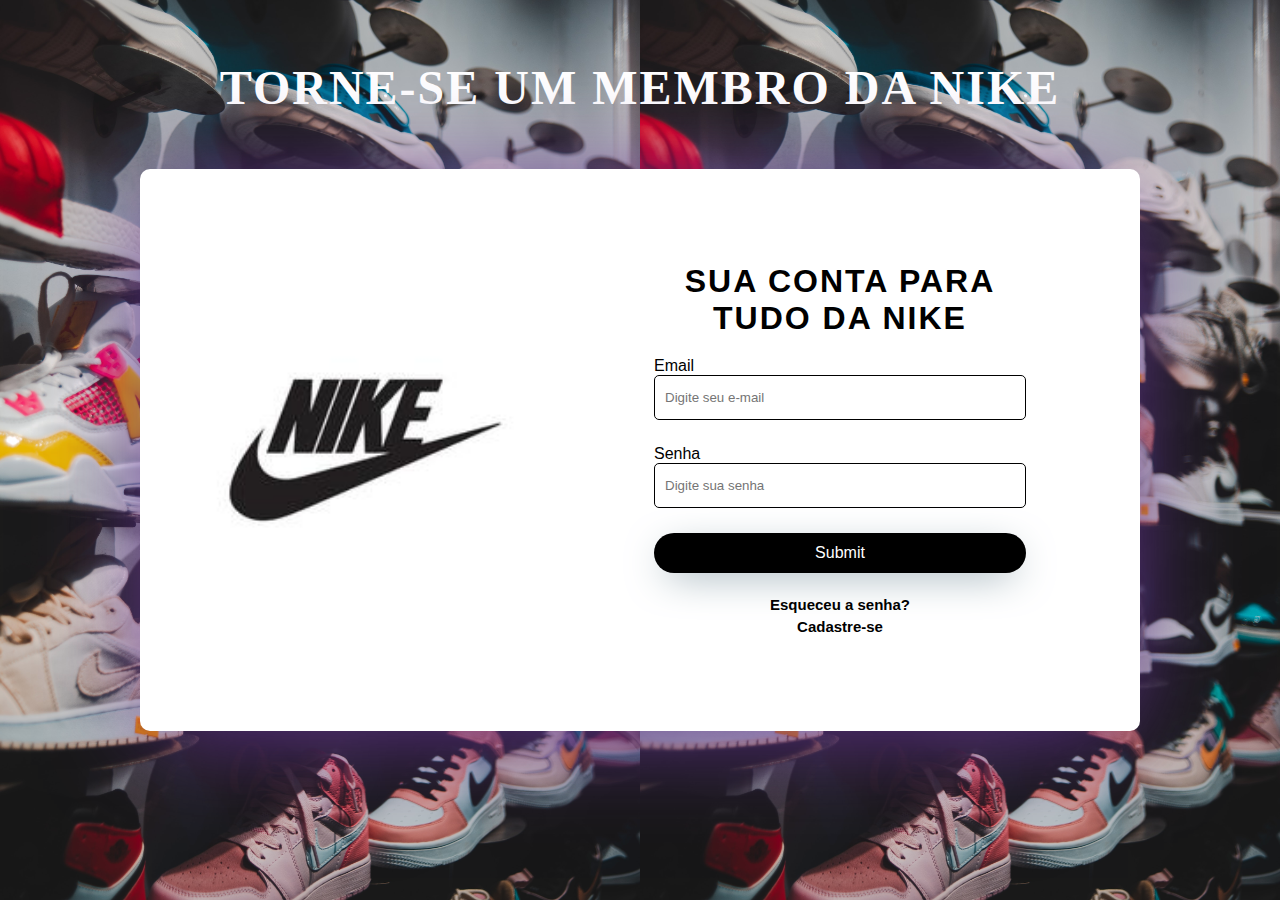
<file: nike/teste/index.html>
<!DOCTYPE html>
<html lang="en">
<head>
    <meta charset="UTF-8">
    <meta http-equiv="X-UA-Compatible" content="IE=edge">
    <meta name="viewport" content="width=device-width, initial-scale=1.0">
    <title>NIKE</title>
    <link rel="stylesheet" href="estilos/index.css">
    <script src="index.js" defer></script>
    <link rel="shortcut icon" href="favicon.ico" type="image/x-icon">
    
</head>
<body>
    <div id="up">
    <h1>TORNE-SE UM MEMBRO DA NIKE</h1>
    </div>
    <form>
        <div id="menu">
            <div id="imagem">
                <img src="../teste/imagens/logo cc.jpg">
            </div>
    
            <div id="inputs">
                <h1>SUA CONTA PARA TUDO DA NIKE</h1>

                <label for="email">Email</label>
                <input type="text" placeholder="Digite seu e-mail" id="email" class="on">

                <label for="senha">Senha</label>
                <input type="password" placeholder="Digite sua senha" class="on" id="senha">
                
                <input type="submit" onclick="validacao(); return false">

                <h3><a href="paginas/esqueceuSenha.html">Esqueceu a senha?</a></h3>
                <h3><a href="paginas/cadastro.html">Cadastre-se</a></h3>
            </div>
        </div>
                    </form>
                </div>
            </div>
        </div>
        <footer></footer>
    </div>
</body>
</html>
</file>
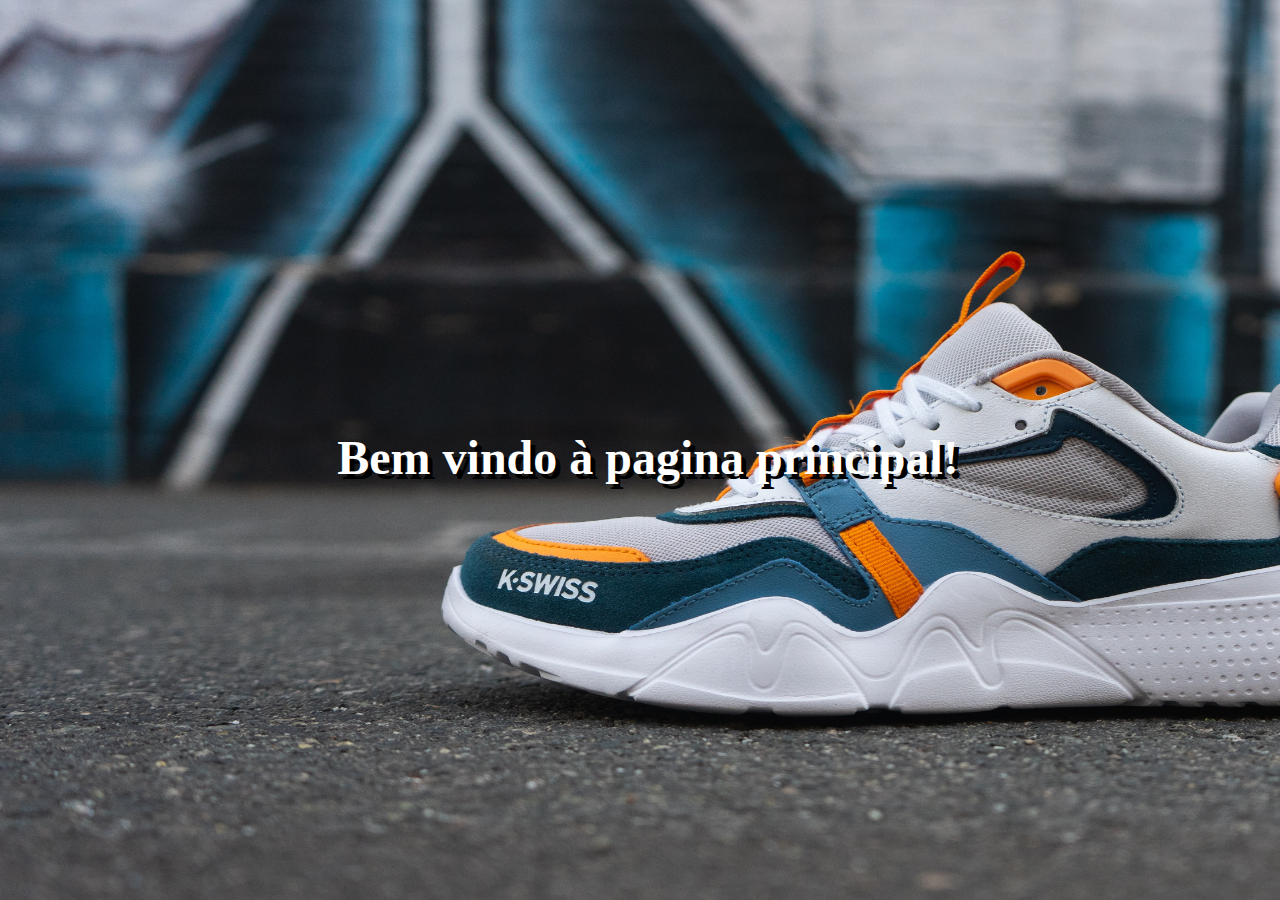
<file: nike/teste/home.html>
<!DOCTYPE html>
<html lang="en">
<head>
    <meta charset="UTF-8">
    <meta http-equiv="X-UA-Compatible" content="IE=edge">
    <meta name="viewport" content="width=device-width, initial-scale=1.0">
    <title>Home</title>

    <style>
        body {
            background-image: url("imagens/omar-prestwich-jLEGurepDco-unsplash.jpg");
            background-size: 1920px 1080px;
            position: absolute;
            top: 50%;
            left: 50%;
            transform: translate(-50%, -50%);
        }
        h1 {
            font-size: 3rem;
            color: white;
            text-shadow: black 5px 5px;
        }
    </style>
</head>
<body>
    <div id="text3">
        <h1>Bem vindo à pagina principal!</h1>
        
    </div>

</body>
</html>
</file>
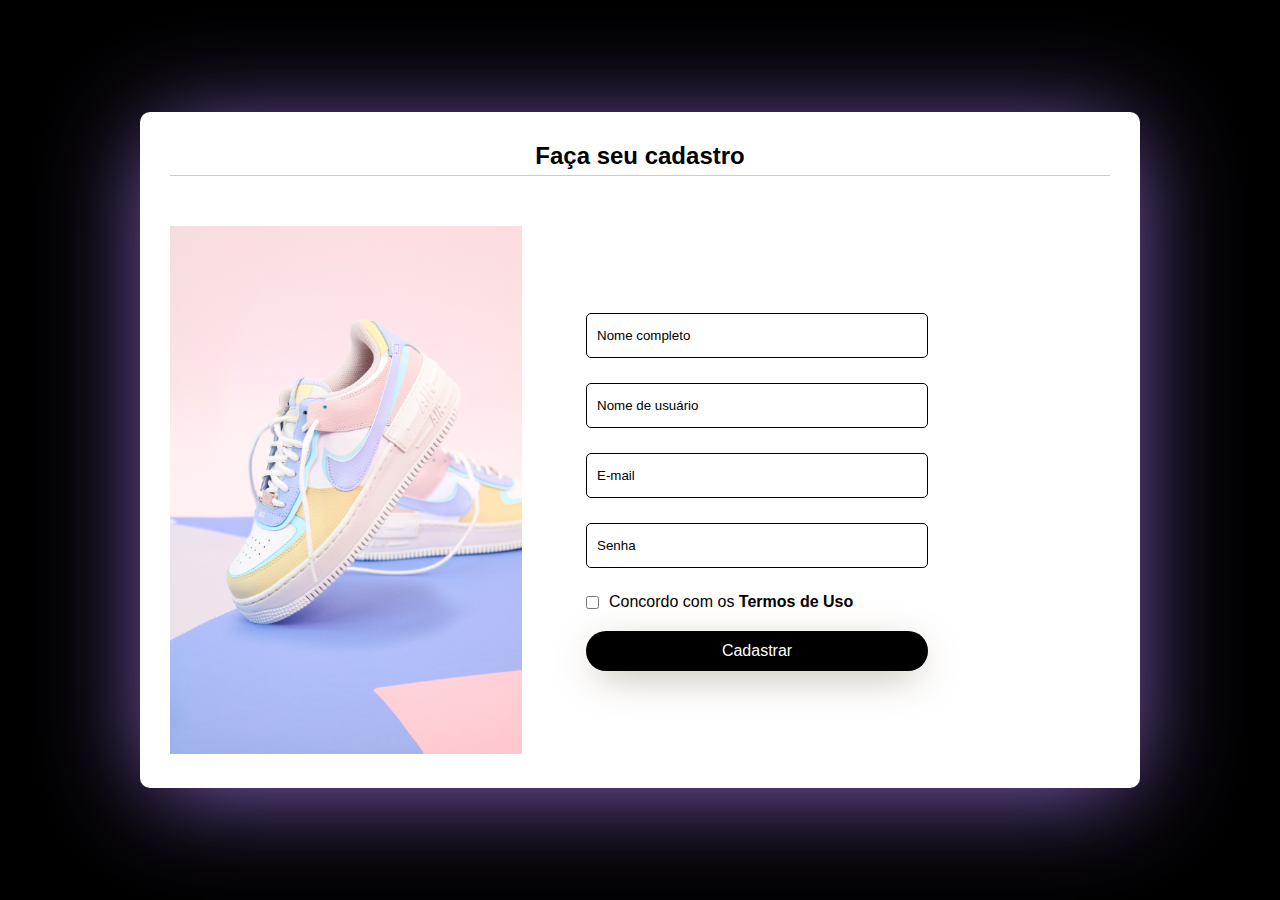
<file: nike/teste/paginas/cadastro.html>
<!DOCTYPE html>
<html lang="en">
<head>
    <meta charset="UTF-8">
    <meta http-equiv="X-UA-Compatible" content="IE=edge">
    <meta name="viewport" content="width=device-width, initial-scale=1.0">
    <title>Cadastro</title>
    <link rel="stylesheet" href="../estilos/cadastro.css">
</head>
<body>

    <form >
        <h2>Faça seu cadastro</h2>

        <div id="container">
            <div>
                <img src="../imagens/ryan-plomp-jvoZ-Aux9aw-unsplash.jpg" alt="">
            </div>

            <div id="container-inputs">
                <input type="text" id="name" placeholder="Nome completo">

                <input type="text" id="usuario" placeholder="Nome de usuário">

                <input type="text" id="email" placeholder="E-mail">

                <input type="text" id="senha" placeholder="Senha">
            
                <div id="termos">
                    <input type="checkbox" id="check">
                    <p>Concordo com os <strong>Termos de Uso</strong></p>
                </div>
            
                <button>
                    <a href="../home.html">Cadastrar</a>
                </button>
            </div>
        </div>
    </form>
</body>
</html>
</file>
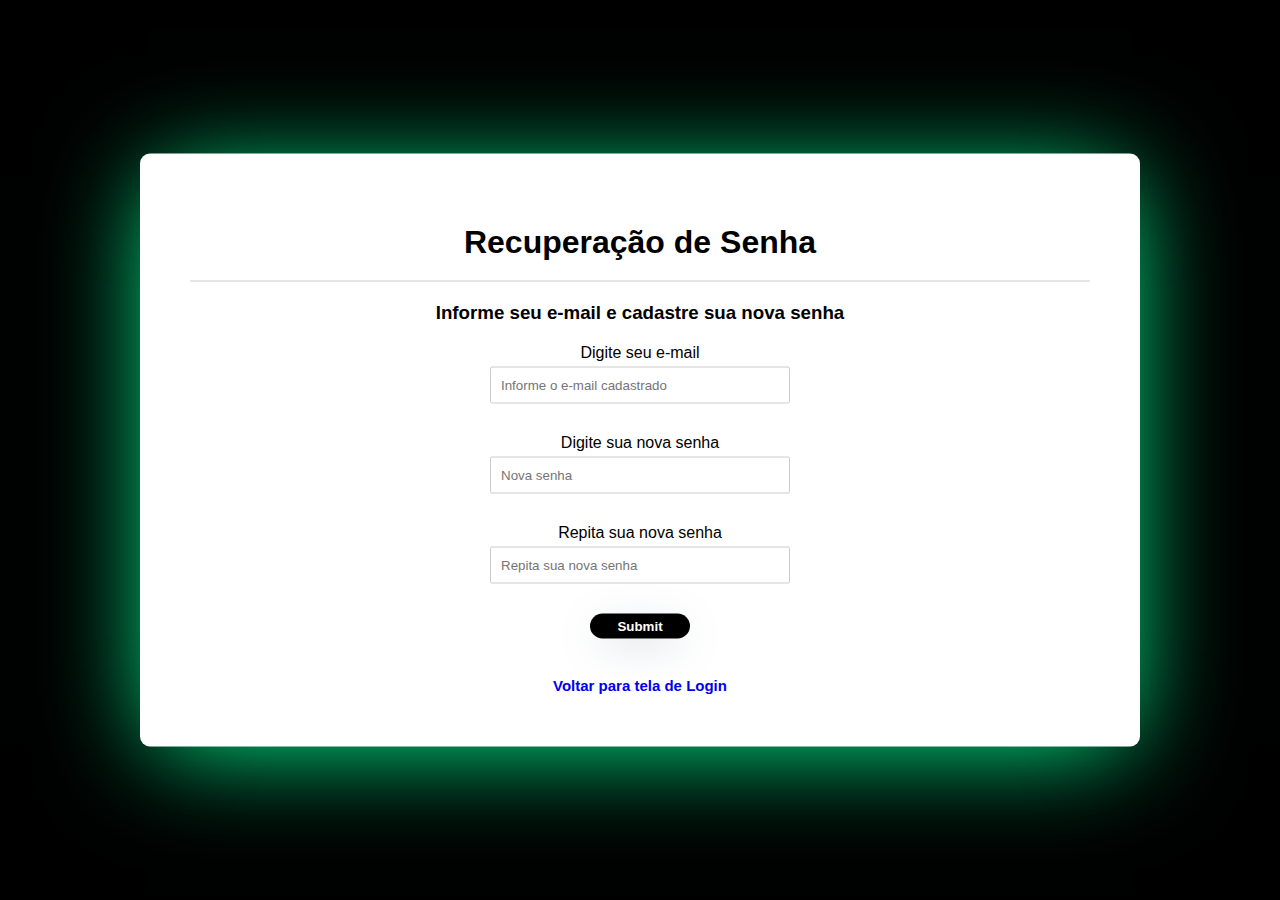
<file: nike/teste/paginas/esqueceusenha.html>
<!DOCTYPE html>
<html lang="en">
<head>
    <meta charset="UTF-8">
    <meta http-equiv="X-UA-Compatible" content="IE=edge">
    <meta name="viewport" content="width=device-width, initial-scale=1.0">
    <title>Recuperação de Senha </title>
    <link rel="stylesheet" href="../estilos/esqueceuSenha.css">
</head>
<body>

    <form >
        <h1>
            Recuperação de Senha
        </h1>

        <h3>
            Informe seu e-mail e cadastre sua nova senha
        </h3>

        <label for="email">Digite seu e-mail</label>
        <input type="text" id="email" placeholder="Informe o e-mail cadastrado" class="on">

        <label for="pass">Digite sua nova senha</label>
        <input type="password" id="pass" placeholder="Nova senha" class="on">

        <label for="pass-repeat">Repita sua nova senha</label>
        <input type="password" id="pass-repeat" placeholder="Repita sua nova senha" class="on">

        <input type="submit">

        <h2><a href="../index.html">Voltar para tela de Login</a></h2>
    </form>
    
</body>
</html>
</file>
<file: nike/teste/estilos/index.css>
* {
    padding: 0;
    margin: 0;
    box-sizing: border-box;
    font-family: 'Lucida Sans', 'Lucida Sans Regular', 'Lucida Grande', 'Lucida Sans Unicode', Geneva, Verdana, sans-serif;
}

body{
    background-image: url("../imagens/deepal-tamang--aMhLQwGd2g-unsplash.jpg");
    background-repeat: repeat;
    background-size: 50%;   
}
    
form {
    background: rgb(255, 255, 255);
    max-width: 1000px;
    width: 80%;
    padding: 30px 0px;
    position: absolute;
    top: 50%;
    left: 50%;
    transform: translate(-50%, -50%);
    border-radius: 10px;
    box-shadow: 0px 10px 100px -12px rebeccapurple;
}

#menu {
    display: flex;
}

#imagem {
    width: 45%;
    display: flex;
    justify-content: center;
    align-items: center;
}

#imagem img {
    width: 22rem;
    position: relative;
    animation: imagem-animacao 5s infinite;
}

@keyframes imagem-animacao {
    0% {
        transform: translateY(-15px);
    }
    50% {
        transform: translateY(15px);
    }
    100% {
        transform: translateY(-15px);
    }
}

#up h1{
    font-size: 3rem;
    letter-spacing: 2px;
    text-align: center;
    margin-bottom: 20px;
    margin-top: 60px;
    color: white;
    font-family: 'Times New Roman', Times, serif;
}

form h1 {
    font-size: 2rem;
    letter-spacing: 2px;
    text-align: center;
    margin-bottom: 20px;
    color: #000000;
}

#inputs {
    width: 50%;
    padding: 4rem;
    display: flex;
    flex-direction: column;
    justify-content: center;
}

form input[type=text], form input[type=password] {
    width: 100%;
    height: 45px;
    border: 1px solid black;
    border-radius: 5px;
    padding-left: 10px;
    transition: 1s;
    margin-bottom: 25px;
}

form input[type=submit] {
    width: 100%;
    height: 40px;
    color: white;
    background:black;
    cursor: pointer;
    border: 0;
    border-radius: 20px;
    font-size: 1rem;
    box-shadow: 0px 10px 40px -12px #5F7C8A ;
    margin-bottom: 20px;
}

form input[type=submit]:hover {
    background: gray;
}

.on:focus {
    background: black;
    color: white;
    border: 1px solid rgb(0, 0, 0);
    outline: 0; 
    transition: 1s;
}

.on:focus::placeholder {
    color: white;
}

#inputs label {
    color: #000000;
}

h3 {
    text-align: center;
    color: black;
}

h3 a{
    text-decoration: none;
    font-size: 15px;
    color:#000000
}

h3 a:hover {
    text-decoration: underline;
}
</file>
<file: nike/teste/estilos/cadastro.css>
* {
    padding: 0;
    margin: 0;
    box-sizing: border-box;
    font-family: 'Lucida Sans', 'Lucida Sans Regular', 'Lucida Grande', 'Lucida Sans Unicode', Geneva, Verdana, sans-serif;
}

body {
    background: black;
}

form {
    background: white;
    max-width: 1000px;
    width: 80%;
    padding: 30px;
    position: absolute;
    top: 50%;
    left: 50%;
    transform: translate(-50%, -50%);
    border-radius: 10px;
    box-shadow: 0px 10px 100px -12px #946fd8 ;
}

#container {
    display: flex;
}

img {
    width: 22rem;
    position: relative;
    animation: container-animacao 5s infinite;
}

@keyframes container-animacao {
    0% {
        transform: translateY(-10px);
    }
    50% {
        transform: translateY(10px);
    }
    100% {
        transform: translateY(-10px);
    }
}

h2 {
    text-align: center;
    margin-bottom: 50px;
    color: black;
    border-bottom: 1px solid #ccc;
    padding-bottom: 5px;
}

input {
    border: none;
    border-bottom: 1px solid #ccc;
    outline: none;
    margin-bottom: 40px;
}

#container-inputs {
    width: 50%;
    padding: 4rem;
    display: flex;
    flex-direction: column;
    justify-content: center;
}

input::placeholder {
    color: #000000;
}

#termos {
    display: flex;
    align-items: center;
}

#termos input {
    margin: 0;
    margin-right: 10px;
}

button {
    width: 100%;
    height: 40px;
    color: white;
    background: black;
    cursor: pointer;
    border: 0;
    border-radius: 20px;
    font-size: 1rem;
    box-shadow: 0px 10px 40px -12px #8a795f ;
    margin-top: 20px;
}

button a{
    color: #fff;
    text-decoration: none;
}

#inputs {
    width: 50%;
    padding: 4rem;
    display: flex;
    flex-direction: column;
    justify-content: center;
}

form input[type=text], form input[type=password] {
    width: 100%;
    height: 45px;
    border: 1px solid black;
    border-radius: 5px;
    padding-left: 10px;
    transition: 1s;
    margin-bottom: 25px;
}

form input[type=submit] {
    width: 100%;
    height: 40px;
    color: white;
    background:black;
    cursor: pointer;
    border: 0;
    border-radius: 20px;
    font-size: 1rem;
    box-shadow: 0px 10px 40px -12px #5F7C8A ;
    margin-bottom: 20px;
}

form input[type=submit]:hover {
    background: black;
}

.on:focus {
    background: black;
    color: white;
    border: 1px solid rgb(0, 0, 0);
    outline: 0; 
    transition: 1s;
}

.on:focus::placeholder {
    color: white;
}

#inputs label {
    color: black;
}
</file>
<file: nike/teste/estilos/esqueceuSenha.css>
* {
    padding: 0;
    margin: 0;
    box-sizing: border-box;
    font-family: 'Lucida Sans', 'Lucida Sans Regular', 'Lucida Grande', 'Lucida Sans Unicode', Geneva, Verdana, sans-serif;
}

body {
    background: black;
}

form {
    background: white;
    max-width: 1000px;
    width: 80%;
    padding: 30px 0px;
    position: absolute;
    top: 50%;
    left: 50%;
    transform: translate(-50%, -50%);
    border-radius: 10px;
    box-shadow: 0px 10px 100px -12px rgb(0, 255, 149) ;
    padding: 50px;
    display: flex;
    flex-direction: column;
}

h1 {
    text-align: center;
    padding: 20px;
    border-bottom: 1px solid #ccc;
    color: black;
}

h3 {
    padding: 20px 0;
    text-align: center;
    color: black ;
}

input, label {
    margin: 0 auto;
}

form input[type=password], [type=text] {
    width: 300px;
    border: 1px solid #ccc;
    padding: 10px;
    margin-top: 5px;
    border-radius: 2px;
}

form input[type=submit] {
    color: white;
    background: black;
    width: 100px;
    border-radius: 20px;
    border: none;
    padding: 5px;
    font-weight: bold;
    cursor: pointer;
    box-shadow: 0px 10px 40px -10px #5F7C8A ;
}

form input[type=submit]:hover {
    background: gray;
}

input {
    margin-bottom: 30px;  
}

.on:focus {
    background: black;
    color: white;
    border: 1px solid rgb(0, 0, 0);
    outline: 0; 
    transition: 1s;
}

.on:focus::placeholder {
    color: white;
}

h2 {
    text-align: center;
}

h2 a {
    text-decoration: none;
    font-size: 15px;
}

h2 a:hover {
    text-decoration: underline;
}
</file>
